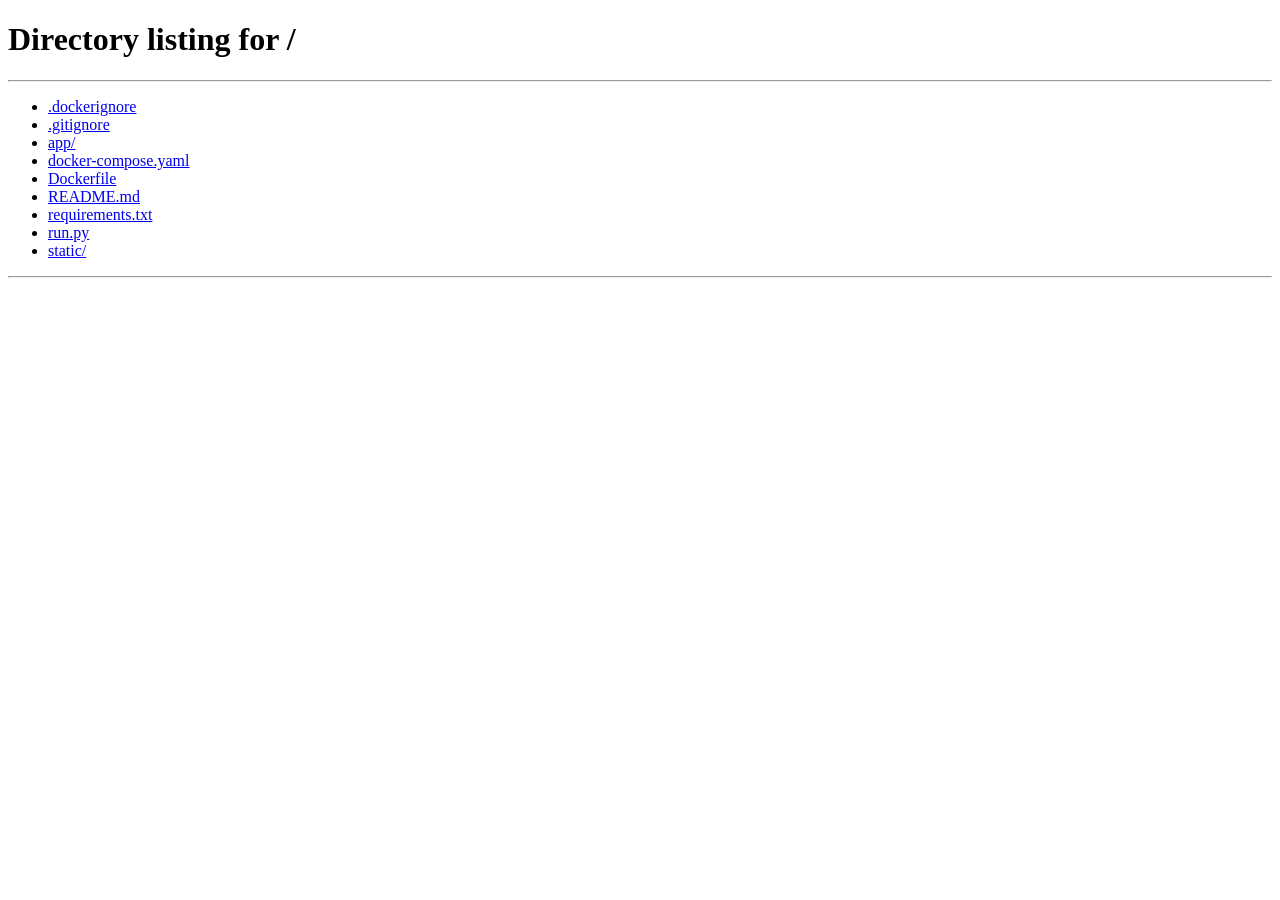
<file: static/index.html>
<!DOCTYPE html>
<html lang="zh-CN">
<head>
  <meta charset="UTF-8">
  <meta name="viewport" content="width=device-width, initial-scale=1.0">
  <title>比赛列表 · 比赛计分管理系统</title>
  <link rel="stylesheet" href="/static/css/style.css">
</head>
<body>
  <header class="topbar" id="topbar"></header>
  <div class="layout">
    <aside class="sidebar" id="sidebar"></aside>
    <main class="main">
      <div class="page-head">
        <div>
          <h1>比赛列表</h1>
          <div class="sub">创建、管理比赛与进行中的赛事</div>
        </div>
        <div class="flex gap">
          <button class="btn" onclick="location.href='/history.html'">📦 历史记录</button>
          <button class="btn btn-primary" onclick="openCreateModal()">+ 新建比赛</button>
        </div>
      </div>
      <div class="stat-row" id="stat-row"></div>
      <div id="comp-list"></div>
    </main>
  </div>
  <script src="/static/js/common.js"></script>
  <script src="/static/js/home.js"></script>
</body>
</html>
</file>
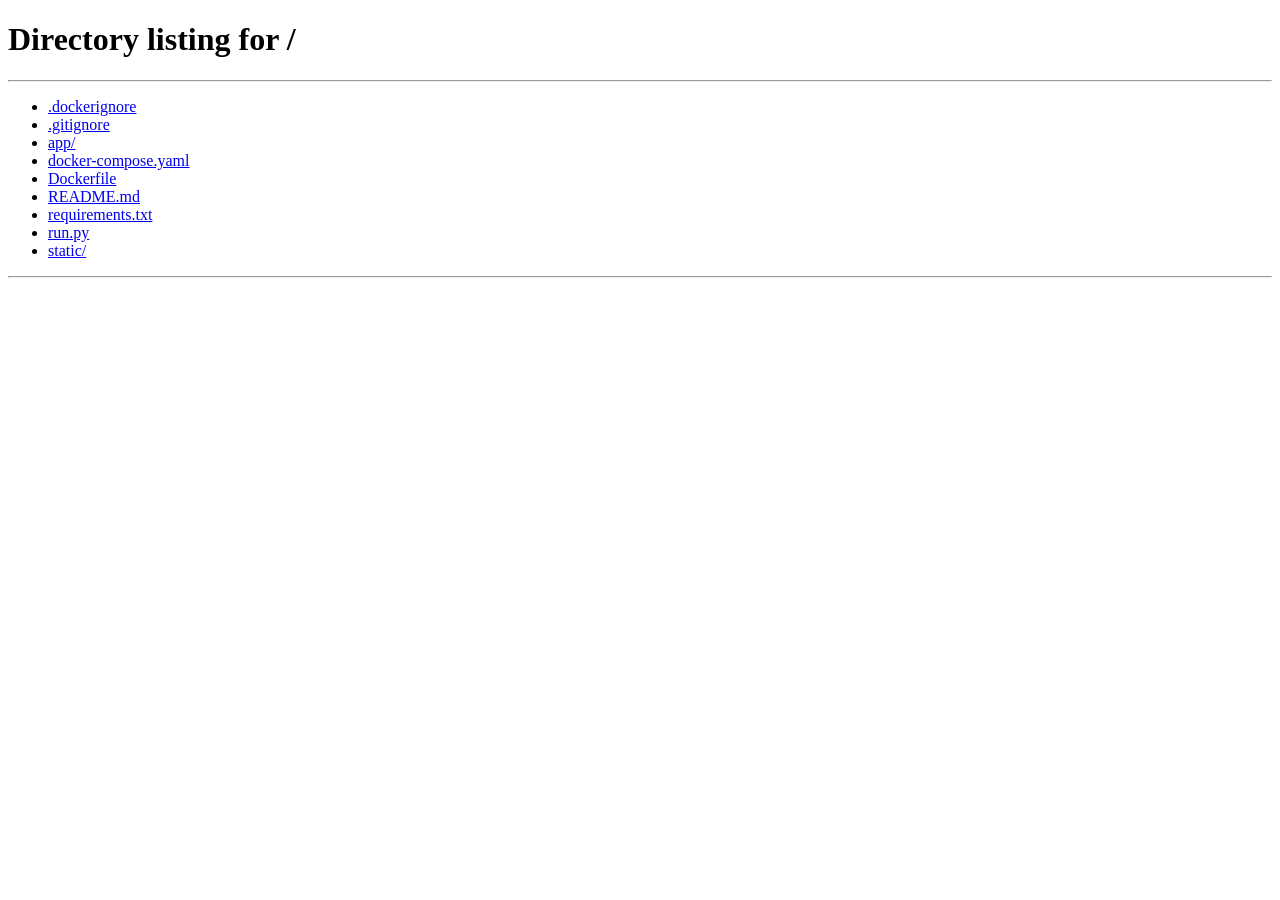
<file: static/history.html>
<!DOCTYPE html>
<html lang="zh-CN">
<head>
  <meta charset="UTF-8">
  <meta name="viewport" content="width=device-width, initial-scale=1.0">
  <title>历史比赛记录 · 比赛计分管理系统</title>
  <link rel="stylesheet" href="/static/css/style.css">
</head>
<body>
  <header class="topbar" id="topbar"></header>
  <div class="layout">
    <aside class="sidebar" id="sidebar"></aside>
    <main class="main">
      <div class="page-head">
        <div>
          <h1>历史比赛记录</h1>
          <div class="sub">查看所有已结束比赛的结果与详情</div>
        </div>
      </div>
      <div id="history-list"></div>
    </main>
  </div>
  <script src="/static/js/common.js"></script>
  <script src="/static/js/history.js"></script>
</body>
</html>
</file>
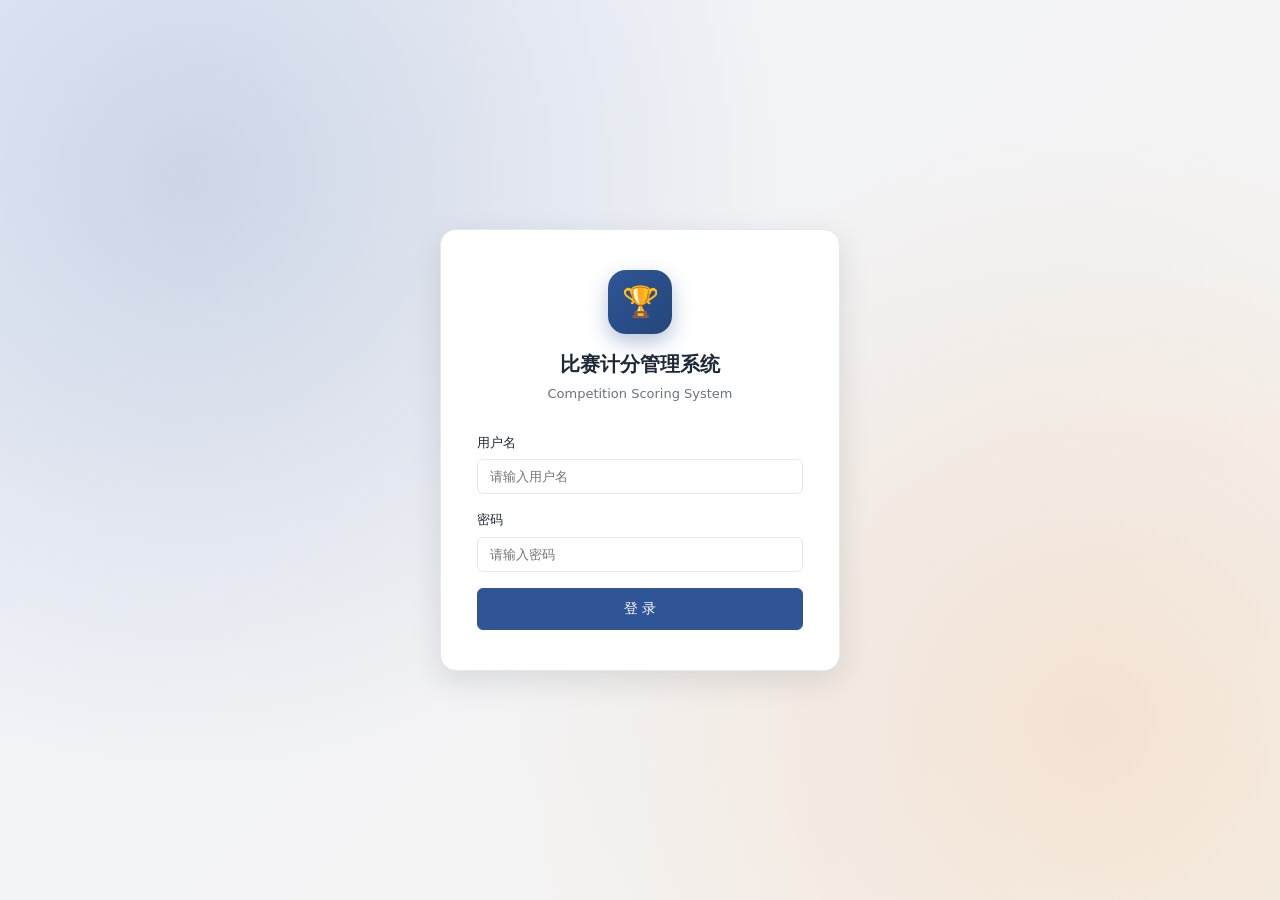
<file: static/login.html>
<!DOCTYPE html>
<html lang="zh-CN">
<head>
  <meta charset="UTF-8">
  <meta name="viewport" content="width=device-width, initial-scale=1.0">
  <title>登录 · 比赛计分管理系统</title>
  <link rel="stylesheet" href="/static/css/style.css">
  <link rel="preconnect" href="https://fonts.googleapis.com">
</head>
<body>
  <div class="login-page">
    <div class="login-card">
      <div class="logo-wrap">
        <div class="logo-circle">🏆</div>
        <h1>比赛计分管理系统</h1>
        <p class="tagline">Competition Scoring System</p>
      </div>
      <form id="login-form">
        <div class="form-group">
          <label>用户名</label>
          <input type="text" id="username" autocomplete="username" placeholder="请输入用户名" required>
        </div>
        <div class="form-group">
          <label>密码</label>
          <input type="password" id="password" autocomplete="current-password" placeholder="请输入密码" required>
        </div>
        <button type="submit" class="btn btn-primary" id="login-btn">登 录</button>
      </form>
    </div>
  </div>
  <script src="/static/js/common.js"></script>
  <script src="/static/js/login.js"></script>
</body>
</html>
</file>
<file: static/css/style.css>
/* ===================================================================
   比赛计分管理系统 - 全局样式
   设计基调：沉稳的深蓝主色 + 暖橙点缀，简洁实用的后台风格
   =================================================================== */

:root {
  --primary: #2f5597;
  --primary-dark: #24467a;
  --primary-light: #eaf0fb;
  --accent: #e8893b;
  --bg: #f4f6fb;
  --card: #ffffff;
  --text: #1f2937;
  --muted: #6b7280;
  --border: #e5e8ef;
  --success: #16a34a;
  --danger: #dc2626;
  --warning: #f59e0b;
  --gold: #d4a017;
  --silver: #9aa3af;
  --bronze: #b87333;
  --shadow: 0 1px 3px rgba(31, 41, 55, 0.06), 0 1px 2px rgba(31, 41, 55, 0.04);
  --shadow-lg: 0 10px 30px rgba(31, 41, 55, 0.12);
  --radius: 10px;
  --radius-sm: 6px;
}

* { box-sizing: border-box; margin: 0; padding: 0; }

html, body {
  height: 100%;
  font-family: "Noto Sans SC", "PingFang SC", "Microsoft YaHei", system-ui, sans-serif;
  color: var(--text);
  background: var(--bg);
  font-size: 14px;
  line-height: 1.6;
  -webkit-font-smoothing: antialiased;
}

a { color: var(--primary); text-decoration: none; }
a:hover { color: var(--primary-dark); }

button { font-family: inherit; cursor: pointer; }

/* ---------- 顶部导航 ---------- */
.topbar {
  position: sticky;
  top: 0;
  z-index: 50;
  height: 60px;
  display: flex;
  align-items: center;
  justify-content: space-between;
  padding: 0 28px;
  background: linear-gradient(120deg, var(--primary-dark), var(--primary));
  color: #fff;
  box-shadow: 0 2px 12px rgba(36, 70, 122, 0.25);
}
.topbar .brand {
  display: flex;
  align-items: center;
  gap: 12px;
  font-size: 18px;
  font-weight: 700;
  letter-spacing: 0.5px;
}
.topbar .brand .logo {
  width: 34px;
  height: 34px;
  border-radius: 8px;
  background: rgba(255, 255, 255, 0.16);
  display: grid;
  place-items: center;
  font-size: 18px;
}
.topbar .user-area {
  display: flex;
  align-items: center;
  gap: 16px;
  font-size: 13px;
}
.topbar .user-area .uname { opacity: 0.92; }

/* ---------- 布局 ---------- */
.layout {
  display: flex;
  min-height: calc(100vh - 60px);
}
.sidebar {
  width: 220px;
  flex-shrink: 0;
  background: var(--card);
  border-right: 1px solid var(--border);
  padding: 20px 14px;
}
.sidebar .nav-item {
  display: flex;
  align-items: center;
  gap: 10px;
  padding: 11px 14px;
  border-radius: var(--radius-sm);
  color: var(--text);
  font-weight: 500;
  margin-bottom: 4px;
  transition: all 0.15s;
}
.sidebar .nav-item:hover { background: var(--primary-light); color: var(--primary); }
.sidebar .nav-item.active { background: var(--primary); color: #fff; }
.sidebar .nav-item .ico { width: 18px; text-align: center; }
.sidebar .nav-section {
  font-size: 11px;
  color: var(--muted);
  text-transform: uppercase;
  letter-spacing: 1px;
  padding: 14px 14px 6px;
}
.main {
  flex: 1;
  padding: 28px;
  overflow-x: auto;
}
.page-head {
  display: flex;
  align-items: center;
  justify-content: space-between;
  margin-bottom: 20px;
  flex-wrap: wrap;
  gap: 12px;
}
.page-head h1 { font-size: 22px; font-weight: 700; }
.page-head .sub { color: var(--muted); font-size: 13px; margin-top: 2px; }

/* ---------- 卡片 ---------- */
.card {
  background: var(--card);
  border: 1px solid var(--border);
  border-radius: var(--radius);
  box-shadow: var(--shadow);
  padding: 20px;
  margin-bottom: 20px;
}
.card-title {
  font-size: 15px;
  font-weight: 700;
  margin-bottom: 14px;
  display: flex;
  align-items: center;
  gap: 8px;
  padding-bottom: 12px;
  border-bottom: 1px solid var(--border);
}
.card-title .bar { width: 4px; height: 16px; background: var(--primary); border-radius: 2px; }

/* ---------- 按钮 ---------- */
.btn {
  display: inline-flex;
  align-items: center;
  gap: 6px;
  padding: 9px 16px;
  border: 1px solid var(--border);
  border-radius: var(--radius-sm);
  background: var(--card);
  color: var(--text);
  font-size: 13px;
  font-weight: 500;
  transition: all 0.15s;
  white-space: nowrap;
}
.btn:hover { border-color: var(--primary); color: var(--primary); }
.btn-primary { background: var(--primary); border-color: var(--primary); color: #fff; }
.btn-primary:hover { background: var(--primary-dark); border-color: var(--primary-dark); color: #fff; }
.btn-danger { background: var(--danger); border-color: var(--danger); color: #fff; }
.btn-danger:hover { background: #b91c1c; border-color: #b91c1c; color: #fff; }
.btn-ghost { background: transparent; border-color: transparent; }
.btn-ghost:hover { background: var(--primary-light); }
.btn-accent { background: var(--accent); border-color: var(--accent); color: #fff; }
.btn-accent:hover { background: #d2782f; color: #fff; }
.btn-sm { padding: 5px 10px; font-size: 12px; }
.btn:disabled { opacity: 0.5; cursor: not-allowed; }
.btn-link { background: none; border: none; color: var(--primary); padding: 4px 6px; }
.btn-link.danger { color: var(--danger); }

/* ---------- 表单 ---------- */
.form-group { margin-bottom: 16px; }
.form-group label {
  display: block;
  font-weight: 500;
  margin-bottom: 6px;
  font-size: 13px;
}
.form-group label .req { color: var(--danger); }
input, select, textarea {
  width: 100%;
  padding: 9px 12px;
  border: 1px solid var(--border);
  border-radius: var(--radius-sm);
  font-size: 13px;
  font-family: inherit;
  background: #fff;
  color: var(--text);
  transition: border-color 0.15s, box-shadow 0.15s;
}
input:focus, select:focus, textarea:focus {
  outline: none;
  border-color: var(--primary);
  box-shadow: 0 0 0 3px rgba(47, 85, 151, 0.12);
}
textarea { resize: vertical; min-height: 70px; }
.form-row { display: grid; grid-template-columns: 1fr 1fr; gap: 14px; }
.hint { font-size: 12px; color: var(--muted); margin-top: 4px; }

/* ---------- 表格 ---------- */
.table-wrap { overflow-x: auto; }
table.data {
  width: 100%;
  border-collapse: collapse;
  font-size: 13px;
}
table.data th, table.data td {
  padding: 11px 12px;
  text-align: left;
  border-bottom: 1px solid var(--border);
}
table.data th {
  background: #f8fafc;
  font-weight: 600;
  color: var(--muted);
  font-size: 12px;
  text-transform: uppercase;
  letter-spacing: 0.4px;
  white-space: nowrap;
}
table.data tbody tr:hover { background: #f9fbff; }
table.data td.num, table.data th.num { text-align: center; font-variant-numeric: tabular-nums; }
table.data .actions { display: flex; gap: 6px; justify-content: center; }

/* ---------- 徽章 ---------- */
.badge {
  display: inline-flex;
  align-items: center;
  gap: 5px;
  padding: 3px 10px;
  border-radius: 20px;
  font-size: 12px;
  font-weight: 600;
}
.badge::before { content: ''; width: 6px; height: 6px; border-radius: 50%; background: currentColor; }
.badge-draft { background: #eef2f7; color: #64748b; }
.badge-ongoing { background: #e7f6ec; color: var(--success); }
.badge-finished { background: #f1f0fb; color: #6d5fb0; }

/* ---------- 比赛列表卡片网格 ---------- */
.comp-grid {
  display: grid;
  grid-template-columns: repeat(auto-fill, minmax(300px, 1fr));
  gap: 16px;
}
.comp-card {
  background: var(--card);
  border: 1px solid var(--border);
  border-radius: var(--radius);
  padding: 18px;
  box-shadow: var(--shadow);
  transition: transform 0.15s, box-shadow 0.15s;
  display: flex;
  flex-direction: column;
}
.comp-card:hover { transform: translateY(-2px); box-shadow: var(--shadow-lg); }
.comp-card .name { font-size: 16px; font-weight: 700; margin-bottom: 6px; }
.comp-card .meta { color: var(--muted); font-size: 12px; margin-bottom: 12px; display: flex; flex-wrap: wrap; gap: 10px; }
.comp-card .meta span { display: inline-flex; align-items: center; gap: 3px; }
.comp-card .desc { color: var(--muted); font-size: 13px; margin-bottom: 14px; flex: 1; }
.comp-card .footer { display: flex; gap: 8px; justify-content: flex-end; border-top: 1px solid var(--border); padding-top: 12px; }

/* ---------- 统计小卡片 ---------- */
.stat-row { display: grid; grid-template-columns: repeat(auto-fit, minmax(150px, 1fr)); gap: 14px; margin-bottom: 20px; }
.stat {
  background: var(--card);
  border: 1px solid var(--border);
  border-radius: var(--radius);
  padding: 16px 18px;
  box-shadow: var(--shadow);
}
.stat .label { color: var(--muted); font-size: 12px; margin-bottom: 6px; }
.stat .value { font-size: 24px; font-weight: 700; color: var(--primary); font-variant-numeric: tabular-nums; }
.stat .value.accent { color: var(--accent); }

/* ---------- 登录页 ---------- */
.login-page {
  min-height: 100vh;
  display: grid;
  place-items: center;
  background:
    radial-gradient(circle at 15% 20%, rgba(47, 85, 151, 0.18), transparent 45%),
    radial-gradient(circle at 85% 80%, rgba(232, 137, 59, 0.16), transparent 45%),
    linear-gradient(135deg, #eef2fb, #f7f4ef);
  padding: 20px;
}
.login-card {
  width: 100%;
  max-width: 400px;
  background: var(--card);
  border-radius: 16px;
  box-shadow: var(--shadow-lg);
  padding: 40px 36px;
  border: 1px solid var(--border);
}
.login-card .logo-wrap { text-align: center; margin-bottom: 26px; }
.login-card .logo-circle {
  width: 64px; height: 64px; margin: 0 auto 14px;
  border-radius: 18px;
  background: linear-gradient(135deg, var(--primary), var(--primary-dark));
  display: grid; place-items: center;
  color: #fff; font-size: 30px;
  box-shadow: 0 8px 20px rgba(47, 85, 151, 0.35);
}
.login-card h1 { font-size: 20px; font-weight: 700; text-align: center; }
.login-card .tagline { text-align: center; color: var(--muted); font-size: 13px; margin-top: 4px; margin-bottom: 28px; }
.login-card .btn-primary { width: 100%; justify-content: center; padding: 11px; font-size: 14px; }
.login-tip { text-align: center; color: var(--muted); font-size: 12px; margin-top: 18px; }
.login-tip code { background: var(--primary-light); color: var(--primary); padding: 2px 7px; border-radius: 4px; font-size: 12px; }

/* ---------- 模态框 ---------- */
.modal-mask {
  position: fixed; inset: 0;
  background: rgba(31, 41, 55, 0.5);
  backdrop-filter: blur(2px);
  display: none;
  align-items: center; justify-content: center;
  z-index: 100;
  padding: 20px;
}
.modal-mask.open { display: flex; animation: fade 0.18s ease; }
.modal-box {
  background: var(--card);
  border-radius: var(--radius);
  box-shadow: var(--shadow-lg);
  width: 100%;
  max-width: 560px;
  max-height: 90vh;
  overflow-y: auto;
  animation: pop 0.2s ease;
}
.modal-box.lg { max-width: 760px; }
.modal-box .modal-head {
  display: flex; align-items: center; justify-content: space-between;
  padding: 18px 22px;
  border-bottom: 1px solid var(--border);
}
.modal-box .modal-head h3 { font-size: 16px; font-weight: 700; }
.modal-box .modal-head .close { background: none; border: none; font-size: 22px; color: var(--muted); line-height: 1; padding: 0 4px; }
.modal-box .modal-head .close:hover { color: var(--text); }
.modal-box .modal-body { padding: 22px; }
.modal-box .modal-foot { padding: 16px 22px; border-top: 1px solid var(--border); display: flex; justify-content: flex-end; gap: 10px; }

@keyframes fade { from { opacity: 0; } to { opacity: 1; } }
@keyframes pop { from { opacity: 0; transform: translateY(12px) scale(0.98); } to { opacity: 1; transform: none; } }

/* ---------- Toast ---------- */
#toast-box {
  position: fixed; top: 20px; right: 20px; z-index: 200;
  display: flex; flex-direction: column; gap: 10px;
}
.toast {
  min-width: 240px; max-width: 360px;
  padding: 12px 16px;
  border-radius: var(--radius-sm);
  background: var(--text);
  color: #fff;
  font-size: 13px;
  box-shadow: var(--shadow-lg);
  opacity: 0; transform: translateX(20px);
  transition: all 0.25s;
  border-left: 4px solid var(--muted);
}
.toast.show { opacity: 1; transform: none; }
.toast-success { border-left-color: var(--success); }
.toast-error { border-left-color: var(--danger); }
.toast-info { border-left-color: var(--primary); }
.toast-warning { border-left-color: var(--warning); }

/* ---------- 排行榜 / 名次 ---------- */
.rank-cell { font-weight: 700; font-variant-numeric: tabular-nums; }
.rank-medal {
  display: inline-grid; place-items: center;
  width: 28px; height: 28px; border-radius: 50%;
  font-size: 13px; font-weight: 700; color: #fff;
}
.rank-1 { background: var(--gold); }
.rank-2 { background: var(--silver); }
.rank-3 { background: var(--bronze); }
.rank-other { background: #e5e8ef; color: var(--muted); }

.leaderboard tr.top1 td { background: #fffaf0; }
.score-cell { font-variant-numeric: tabular-nums; text-align: right; }
.final-score { font-weight: 700; color: var(--primary); font-size: 15px; }

/* ---------- 实时排行榜：姓名列保证 4 字汉字不换行，未参赛标签可换行 ---------- */
#leaderboard-table th:nth-child(2),
#leaderboard-table td:nth-child(2) {
  min-width: 104px;
}
#leaderboard-table td:nth-child(2) .lb-name-text {
  display: block;
  white-space: nowrap;
}
#leaderboard-table td:nth-child(2) .lb-tag-notjoined {
  display: block;
  font-size: 11px;
  color: var(--muted);
  line-height: 1.3;
}

/* ---------- 比赛结果表：优化列宽，避免正常文本换行 ---------- */
#result-table th,
#result-table td {
  white-space: nowrap;
  padding: 11px 14px;
}
/* 姓名列：保证最小宽度，避免姓名换行 */
#result-table th:nth-child(3),
#result-table td:nth-child(3) {
  min-width: 96px;
}
/* 备注列：保证最小宽度 */
#result-table th:nth-child(4),
#result-table td:nth-child(4) {
  min-width: 110px;
}

/* ---------- 科目行 / 计分录入表格 ---------- */
.score-input-table th, .score-input-table td { text-align: center; }
.score-input-table input { width: 90px; text-align: center; padding: 7px; }
.score-input-table input.invalid {
  border-color: var(--danger);
  box-shadow: 0 0 0 3px rgba(220, 38, 38, 0.12);
}

.mode-switch { display: flex; gap: 10px; margin-bottom: 14px; }
.mode-switch label {
  flex: 1; display: flex; align-items: center; gap: 7px;
  padding: 10px 14px; border: 1px solid var(--border); border-radius: var(--radius-sm);
  cursor: pointer; transition: all 0.15s; font-weight: 500;
}
.mode-switch label:hover { border-color: var(--primary); }
.mode-switch input { width: auto; }
.mode-switch label.checked { border-color: var(--primary); background: var(--primary-light); color: var(--primary); }

/* 可点击的选择卡片（如复制比赛的两种选项） */
.copy-option {
  border: 1px solid var(--border);
  border-radius: var(--radius-sm);
  padding: 14px;
  cursor: pointer;
  transition: all 0.15s;
}
.copy-option:hover { border-color: var(--primary); background: var(--primary-light); }

.checkbox-row { display: flex; gap: 18px; flex-wrap: wrap; }
.checkbox-row label { display: flex; align-items: center; gap: 7px; font-weight: 500; cursor: pointer; }
.checkbox-row input { width: auto; }

/* ---------- 计分记录：按选手折叠 ---------- */
table.data tr.record-group-row { background: #f4f7fd; }
table.data tr.record-group-row:hover { background: #eef3fc; }
table.data tr.record-group-row td { border-bottom: 1px solid var(--border); }
table.data tr.record-group-row .record-hint { font-size: 12px; }
table.data tr.record-detail-row td { background: #fff; font-size: 12.5px; }
table.data tr.record-detail-row:first-child td { border-top: 0; }

/* ---------- 计分记录表：固定列宽，折叠/展开不抖动 ---------- */
table.data.score-records-table {
  table-layout: fixed;
  width: 100%;
}
table.data.score-records-table col.col-player { width: 140px; }
table.data.score-records-table col.col-judge { width: 110px; }
table.data.score-records-table col.col-subject { width: 88px; }
table.data.score-records-table col.col-subtotal { width: 88px; }
table.data.score-records-table col.col-actions { width: 220px; }
/* 单元格内容不换行 */
table.data.score-records-table td,
table.data.score-records-table th {
  white-space: nowrap;
}
/* 长文本截断省略 */
table.data.score-records-table th,
table.data.score-records-table tr.record-group-row td:nth-child(1),
table.data.score-records-table .record-hint {
  overflow: hidden;
  text-overflow: ellipsis;
}
/* 操作列按钮横向排列 */
table.data.score-records-table .actions {
  display: flex;
  gap: 6px;
  justify-content: center;
  flex-wrap: nowrap;
}

/* ---------- 计分弹窗：评委进度 pills ---------- */
.judge-pills {
  display: flex;
  flex-wrap: wrap;
  gap: 8px;
}
.judge-pill {
  min-width: 38px;
  padding: 7px 12px;
  border: 1px solid var(--border);
  border-radius: 20px;
  background: var(--card);
  color: var(--muted);
  font-size: 13px;
  font-weight: 600;
  font-variant-numeric: tabular-nums;
  transition: all 0.15s;
  display: inline-flex;
  align-items: center;
  justify-content: center;
  gap: 3px;
}
.judge-pill:hover { border-color: var(--primary); color: var(--primary); }
.judge-pill.active { background: var(--primary); border-color: var(--primary); color: #fff; }
.judge-pill.entered:not(.active) { border-color: var(--success); color: var(--success); background: #e7f6ec; }

.cur-judge-banner {
  display: flex;
  align-items: center;
  gap: 6px;
  padding: 10px 14px;
  margin-bottom: 16px;
  border-radius: var(--radius-sm);
  background: var(--primary-light);
  color: var(--primary);
  font-size: 13px;
  font-weight: 500;
}
.cur-judge-banner b { font-size: 16px; font-variant-numeric: tabular-nums; }

/* ---------- 空状态 ---------- */
.empty {
  text-align: center; padding: 50px 20px; color: var(--muted);
}
.empty .ico { font-size: 44px; margin-bottom: 12px; opacity: 0.5; }
.empty .txt { font-size: 14px; }

/* ---------- 工具类 ---------- */
.flex { display: flex; }
.between { justify-content: space-between; }
.center { align-items: center; }
.gap { gap: 10px; }
.gap-sm { gap: 6px; }
.mt { margin-top: 14px; }
.mb { margin-bottom: 14px; }
.text-muted { color: var(--muted); }
.text-right { text-align: right; }
.fw-700 { font-weight: 700; }
.hide { display: none !important; }
.tag {
  display: inline-block; padding: 2px 8px; border-radius: 4px;
  background: var(--primary-light); color: var(--primary); font-size: 12px; margin: 2px;
}

/* ===================================================================
   移动端深度适配
   重点解决：文字区域过挤导致被拆成多行的问题
   =================================================================== */
@media (max-width: 768px) {
  /* ---------- 基础 ---------- */
  html, body { font-size: 13px; }
  * { -webkit-tap-highlight-color: transparent; }

  /* ---------- 顶部导航：允许换行、品牌截断 ---------- */
  .topbar {
    height: auto;
    min-height: 52px;
    padding: 8px 14px;
    flex-wrap: wrap;
    gap: 6px 12px;
  }
  .topbar .brand {
    font-size: 15px;
    gap: 8px;
    min-width: 0;
    flex: 1 1 auto;
  }
  .topbar .brand > span:last-child {
    overflow: hidden;
    text-overflow: ellipsis;
    white-space: nowrap;
    max-width: 60vw;
  }
  .topbar .brand .logo {
    width: 28px;
    height: 28px;
    font-size: 15px;
    flex-shrink: 0;
  }
  .topbar .user-area {
    gap: 8px;
    font-size: 12px;
    flex-shrink: 0;
    justify-content: flex-end;
  }
  .topbar .user-area .uname {
    max-width: 110px;
    overflow: hidden;
    text-overflow: ellipsis;
    white-space: nowrap;
  }
  .topbar .user-area .btn-sm { padding: 5px 10px; font-size: 11px; }

  /* ---------- 布局：隐藏侧栏、收紧主区 ---------- */
  .sidebar { display: none; }
  .main {
    padding: 12px;
    overflow-x: hidden;
  }

  /* ---------- 页面标题：纵向堆叠、按钮铺满 ---------- */
  .page-head {
    flex-direction: column;
    align-items: stretch;
    gap: 10px;
    margin-bottom: 16px;
  }
  .page-head h1 { font-size: 18px; }
  .page-head .sub { font-size: 12px; }
  .page-head > .flex,
  .page-head .flex {
    flex-wrap: wrap;
    gap: 8px;
  }
  .page-head .btn {
    flex: 1 1 auto;
    justify-content: center;
    min-width: 0;
    padding: 9px 10px;
    font-size: 12px;
  }

  /* ---------- 卡片：缩小内边距 ---------- */
  .card {
    padding: 14px;
    margin-bottom: 14px;
  }
  .card-title {
    font-size: 14px;
    margin-bottom: 10px;
    padding-bottom: 10px;
    flex-wrap: wrap;
    gap: 6px;
  }
  /* 卡片标题右侧附加说明文字：允许换行到下一行，不再挤压主标题 */
  .card-title > span[style*="margin-left:auto"],
  .card-title > span[style*="margin-left: auto"] {
    margin-left: 0 !important;
    flex-basis: 100%;
    font-size: 12px;
    line-height: 1.4;
  }

  /* ---------- 按钮 ---------- */
  .btn {
    padding: 8px 12px;
    font-size: 12px;
    white-space: nowrap;
  }
  .btn-sm { padding: 6px 10px; font-size: 11px; }
  .btn-link { padding: 4px 4px; font-size: 12px; }

  /* ---------- 表单 ---------- */
  .form-row {
    grid-template-columns: 1fr;
    gap: 0;
  }
  .form-group { margin-bottom: 14px; }
  .form-group label { font-size: 12px; }
  input, select, textarea {
    padding: 9px 10px;
    font-size: 13px;
  }
  /* 防止 iOS 缩放：输入框聚焦时字号不小于 16px */
  input[type="text"], input[type="password"], input[type="number"],
  input:not([type]), select, textarea {
    font-size: 16px;
  }
  .hint { font-size: 11px; line-height: 1.5; }

  /* ---------- 表格：更紧凑、单元格不强制换行 ---------- */
  table.data { font-size: 12px; }
  table.data th, table.data td {
    padding: 8px 8px;
  }
  table.data th {
    font-size: 11px;
    letter-spacing: 0.2px;
  }
  /* 信息表格（基础信息 / 比赛信息）：label 列缩窄，避免文字被挤断行 */
  table.data tbody td[style*="width"] {
    width: auto !important;
    min-width: 70px;
    white-space: nowrap;
  }

  /* ---------- 比赛列表卡片：单列、操作按钮平分 ---------- */
  .comp-grid {
    grid-template-columns: 1fr;
    gap: 12px;
  }
  .comp-card { padding: 14px; }
  .comp-card .name {
    font-size: 15px;
    word-break: break-word;
    flex: 1 1 auto;
    min-width: 0;
    margin-right: 8px;
  }
  .comp-card .meta {
    gap: 8px 12px;
    font-size: 11px;
  }
  .comp-card .meta span { white-space: nowrap; }
  .comp-card .desc {
    font-size: 12px;
    word-break: break-word;
  }
  .comp-card .footer {
    flex-wrap: wrap;
    gap: 8px;
    justify-content: stretch;
  }
  .comp-card .footer .btn {
    flex: 1 1 calc(50% - 4px);
    justify-content: center;
    min-width: 0;
  }

  /* ---------- 统计卡片：两列 ---------- */
  .stat-row {
    grid-template-columns: repeat(2, 1fr);
    gap: 10px;
    margin-bottom: 14px;
  }
  .stat { padding: 12px 14px; }
  .stat .label { font-size: 11px; }
  .stat .value { font-size: 20px; }

  /* ---------- 模态框：接近全屏、缩小内边距 ---------- */
  .modal-mask { padding: 12px; }
  .modal-box {
    max-width: 100%;
    max-height: 88vh;
  }
  .modal-box.lg { max-width: 100%; }
  .modal-box .modal-head {
    padding: 14px 16px;
  }
  .modal-box .modal-head h3 { font-size: 15px; }
  .modal-box .modal-head .close { font-size: 24px; }
  .modal-box .modal-body { padding: 16px; }
  .modal-box .modal-foot {
    padding: 12px 16px;
    flex-wrap: wrap;
    gap: 8px;
  }
  .modal-box .modal-foot .btn {
    flex: 1 1 auto;
    justify-content: center;
    min-width: 0;
    font-size: 13px;
  }
  /* 科目录入行：纵向堆叠，避免横向挤压 */
  #subject-list > div,
  #edit-subject-list > div {
    flex-wrap: wrap;
  }
  #subject-list .s-name,
  #edit-subject-list .s-name {
    flex: 1 1 100% !important;
  }
  #subject-list .s-max,
  #edit-subject-list .s-max {
    width: auto !important;
    flex: 1 1 calc(50% - 4px) !important;
  }
  #subject-list .btn-danger,
  #edit-subject-list .btn-danger {
    flex: 1 1 calc(50% - 4px) !important;
  }
  /* 计分录入弹窗内的输入框 */
  .score-input-table input { width: 64px; padding: 6px; }

  /* ---------- Toast：左右贴边、不挤压 ---------- */
  #toast-box {
    left: 12px;
    right: 12px;
    top: 12px;
  }
  .toast {
    min-width: 0;
    max-width: none;
    width: 100%;
    font-size: 12px;
    padding: 10px 12px;
  }

  /* ---------- 模式切换、复选框：纵向堆叠 ---------- */
  .mode-switch {
    flex-direction: column;
    gap: 8px;
  }
  .mode-switch label {
    padding: 9px 12px;
    font-size: 13px;
  }
  .checkbox-row {
    flex-direction: column;
    align-items: flex-start;
    gap: 10px;
  }

  /* ---------- 排行榜 / 名次 ---------- */
  .rank-medal {
    width: 24px;
    height: 24px;
    font-size: 12px;
  }
  .final-score { font-size: 14px; }

  /* ---------- 计分记录 tag 列：允许换行 ---------- */
  table.data td .tag {
    font-size: 11px;
    padding: 2px 6px;
    margin: 2px;
  }

  /* ---------- 计分记录面板：固定列宽移动端适配 ---------- */
  table.data.score-records-table col.col-player { width: 96px; }
  table.data.score-records-table col.col-judge { width: 76px; }
  table.data.score-records-table col.col-subject { width: 60px; }
  table.data.score-records-table col.col-subtotal { width: 60px; }
  table.data.score-records-table col.col-actions { width: 156px; }
  /* 操作按钮：紧凑、允许换行 */
  table.data.score-records-table .actions {
    flex-wrap: wrap;
    gap: 4px;
  }
  table.data.score-records-table .actions .btn {
    padding: 4px 8px;
    font-size: 11px;
  }

  /* ---------- 空状态 ---------- */
  .empty { padding: 32px 16px; }
  .empty .ico { font-size: 36px; }
  .empty .txt { font-size: 13px; }
}

/* ---------- 超小屏幕（iPhone SE 等 ≤ 380px） ---------- */
@media (max-width: 380px) {
  .stat-row { grid-template-columns: 1fr; }
  .topbar .brand > span:last-child { max-width: 50vw; }
  .comp-card .footer .btn { flex: 1 1 100%; }
  .modal-box .modal-foot .btn { flex: 1 1 100%; }
  .page-head .btn { flex: 1 1 100%; }
}
</file>
